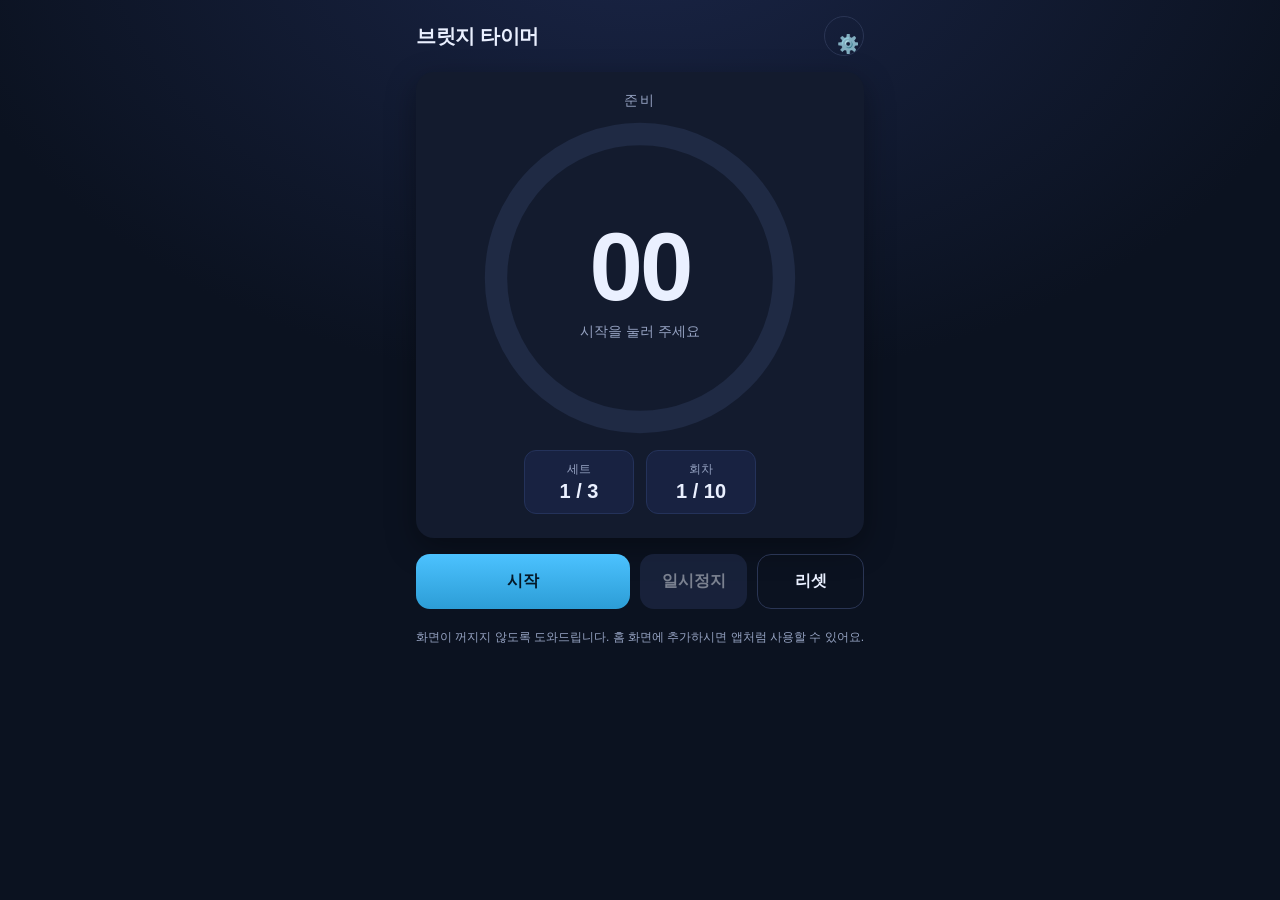
<file: index.html>
<!DOCTYPE html>
<html lang="ko">
<head>
  <meta charset="UTF-8" />
  <meta name="viewport" content="width=device-width, initial-scale=1, viewport-fit=cover" />
  <meta name="theme-color" content="#0b1220" />
  <title>운동 타이머</title>
  <link rel="manifest" href="manifest.webmanifest" />
  <link rel="icon" type="image/svg+xml" href="icon.svg" />
  <link rel="apple-touch-icon" href="icon.svg" />
  <link rel="stylesheet" href="styles.css" />
</head>
<body>
  <main id="app">
    <header class="topbar">
      <h1 id="appTitle">브릿지 타이머</h1>
      <button id="settingsBtn" class="icon-btn" aria-label="설정">⚙️</button>
    </header>

    <section class="stage" aria-live="polite">
      <div class="phase" id="phaseLabel">준비</div>
      <div class="ring" role="timer" aria-label="남은 시간">
        <svg viewBox="0 0 200 200" class="ring-svg" aria-hidden="true">
          <circle class="ring-bg" cx="100" cy="100" r="90"></circle>
          <circle class="ring-fg" cx="100" cy="100" r="90" id="ringFg"></circle>
        </svg>
        <div class="ring-center">
          <div class="time" id="timeLabel">00</div>
          <div class="sub" id="subLabel">시작을 눌러 주세요</div>
        </div>
      </div>

      <div class="counters">
        <div class="counter">
          <div class="counter-label">세트</div>
          <div class="counter-value"><span id="setNow">0</span> / <span id="setTotal">3</span></div>
        </div>
        <div class="counter">
          <div class="counter-label">회차</div>
          <div class="counter-value"><span id="repNow">0</span> / <span id="repTotal">10</span></div>
        </div>
      </div>
    </section>

    <section class="controls">
      <button id="startBtn" class="primary">시작</button>
      <button id="pauseBtn" class="secondary" disabled>일시정지</button>
      <button id="resetBtn" class="ghost">리셋</button>
    </section>

    <p class="hint">
      화면이 꺼지지 않도록 도와드립니다. 홈 화면에 추가하시면 앱처럼 사용할 수 있어요.
    </p>
  </main>

  <!-- 설정 모달 -->
  <dialog id="settingsDialog" class="dialog">
    <form method="dialog" class="settings">
      <h2>설정</h2>

      <fieldset class="group">
        <legend>운동</legend>
        <label class="row">
          <span>운동 종류</span>
          <div class="row-value">
            <select id="exercisePreset">
              <option value="브릿지">브릿지</option>
              <option value="플랭크">플랭크</option>
              <option value="스쿼트">스쿼트</option>
              <option value="런지">런지</option>
              <option value="윗몸일으키기">윗몸일으키기</option>
              <option value="푸시업">푸시업</option>
              <option value="사이드플랭크">사이드플랭크</option>
              <option value="__custom__">직접 입력…</option>
            </select>
          </div>
        </label>
        <label class="row" id="exerciseCustomRow" hidden>
          <span>운동 이름 직접 입력</span>
          <div class="row-value">
            <input type="text" id="exerciseName" maxlength="20" placeholder="예: 벽 스쿼트" />
          </div>
        </label>
      </fieldset>

      <fieldset class="group">
        <legend>세트 구성</legend>

        <label class="row">
          <span>세트 수</span>
          <div class="row-value">
            <input type="range" id="setsRange" min="1" max="10" step="1" />
            <input type="number" id="sets" min="1" max="20" step="1" inputmode="numeric" />
            <span class="unit">세트</span>
          </div>
        </label>

        <label class="row">
          <span>세트당 회수</span>
          <div class="row-value">
            <input type="range" id="repsRange" min="1" max="30" step="1" />
            <input type="number" id="reps" min="1" max="99" step="1" inputmode="numeric" />
            <span class="unit">회</span>
          </div>
        </label>

        <label class="row">
          <span>회당 유지 시간</span>
          <div class="row-value">
            <input type="range" id="bridgeSecRange" min="5" max="120" step="1" />
            <input type="number" id="bridgeSec" min="1" max="600" step="1" inputmode="numeric" />
            <span class="unit">초</span>
          </div>
        </label>

        <label class="row">
          <span>회차 사이 휴식</span>
          <div class="row-value">
            <input type="range" id="restSecRange" min="0" max="60" step="1" />
            <input type="number" id="restSec" min="0" max="600" step="1" inputmode="numeric" />
            <span class="unit">초</span>
          </div>
        </label>

        <label class="row">
          <span>세트 사이 휴식</span>
          <div class="row-value">
            <input type="range" id="breakSecRange" min="0" max="120" step="1" />
            <input type="number" id="breakSec" min="0" max="600" step="1" inputmode="numeric" />
            <span class="unit">초</span>
          </div>
        </label>

        <label class="row">
          <span>준비 카운트다운</span>
          <div class="row-value">
            <input type="range" id="prepareSecRange" min="0" max="15" step="1" />
            <input type="number" id="prepareSec" min="0" max="60" step="1" inputmode="numeric" />
            <span class="unit">초</span>
          </div>
        </label>
      </fieldset>

      <fieldset class="group">
        <legend>음성</legend>

        <label class="row">
          <span>음성 선택</span>
          <div class="row-value">
            <select id="voiceSelect"></select>
          </div>
        </label>

        <label class="row inline">
          <span>한국어 음성만 표시</span>
          <div class="row-value"><input type="checkbox" id="onlyKorean" /></div>
        </label>

        <p class="hint left">
          데스크톱 Chrome에서는 "온라인 (Natural)" 음성이 목록에 나와도 재생되지 않는 경우가 많습니다. 갤럭시에서는 폰에 설치된 삼성 TTS / Google TTS의 한국어 음성들이 모두 사용 가능합니다.
        </p>

        <label class="row">
          <span>말하기 속도</span>
          <div class="row-value">
            <input type="range" id="voiceRateRange" min="0.5" max="1.8" step="0.05" />
            <input type="number" id="voiceRate" min="0.5" max="2" step="0.05" inputmode="decimal" />
            <span class="unit">배</span>
          </div>
        </label>

        <label class="row">
          <span>음성 높이</span>
          <div class="row-value">
            <input type="range" id="voicePitchRange" min="0.5" max="1.8" step="0.05" />
            <input type="number" id="voicePitch" min="0.5" max="2" step="0.05" inputmode="decimal" />
          </div>
        </label>

        <label class="row inline">
          <span>격려 멘트 사용</span>
          <div class="row-value"><input type="checkbox" id="encourage" /></div>
        </label>

        <label class="row inline">
          <span>비프음 사용</span>
          <div class="row-value"><input type="checkbox" id="beeps" /></div>
        </label>

        <div class="row">
          <button type="button" id="voiceTest" class="secondary">음성 테스트</button>
        </div>
      </fieldset>

      <fieldset class="group">
        <legend>멘트 편집 (한 줄에 하나씩)</legend>

        <label class="row">
          <span>브릿지 중 격려</span>
          <div class="row-value">
            <textarea id="msgMid" rows="4" placeholder="한 줄에 하나씩 입력"></textarea>
          </div>
        </label>

        <label class="row">
          <span>절반 지점 격려</span>
          <div class="row-value">
            <textarea id="msgHalf" rows="3"></textarea>
          </div>
        </label>

        <label class="row">
          <span>세트 종료 시</span>
          <div class="row-value">
            <textarea id="msgSetEnd" rows="3"></textarea>
          </div>
        </label>

        <label class="row">
          <span>운동 시작 안내</span>
          <div class="row-value">
            <input type="text" id="msgStart" placeholder="예: {sets}세트 {reps}회 {exercise}를 시작합니다. 준비하세요." />
          </div>
        </label>

        <label class="row">
          <span>회 시작 안내</span>
          <div class="row-value">
            <input type="text" id="msgRepStart" placeholder="예: {set}세트 {rep}회, 시작." />
          </div>
        </label>

        <label class="row">
          <span>회 종료 안내</span>
          <div class="row-value">
            <input type="text" id="msgRepEnd" placeholder="예: {rep}회 완료. 잠시 쉬세요." />
          </div>
        </label>

        <label class="row">
          <span>운동 완료 안내</span>
          <div class="row-value">
            <input type="text" id="msgDone" placeholder="예: 모든 세트를 마쳤습니다. 수고하셨어요." />
          </div>
        </label>

        <p class="hint left">치환 변수: <code>{exercise}</code> <code>{set}</code> <code>{sets}</code> <code>{rep}</code> <code>{reps}</code> <code>{sec}</code></p>
      </fieldset>

      <div class="row footer-row">
        <button type="button" id="resetDefaults" class="ghost">기본값 복원</button>
        <button value="close" class="primary">닫기</button>
      </div>
    </form>
  </dialog>

  <script src="app.js"></script>
</body>
</html>
</file>
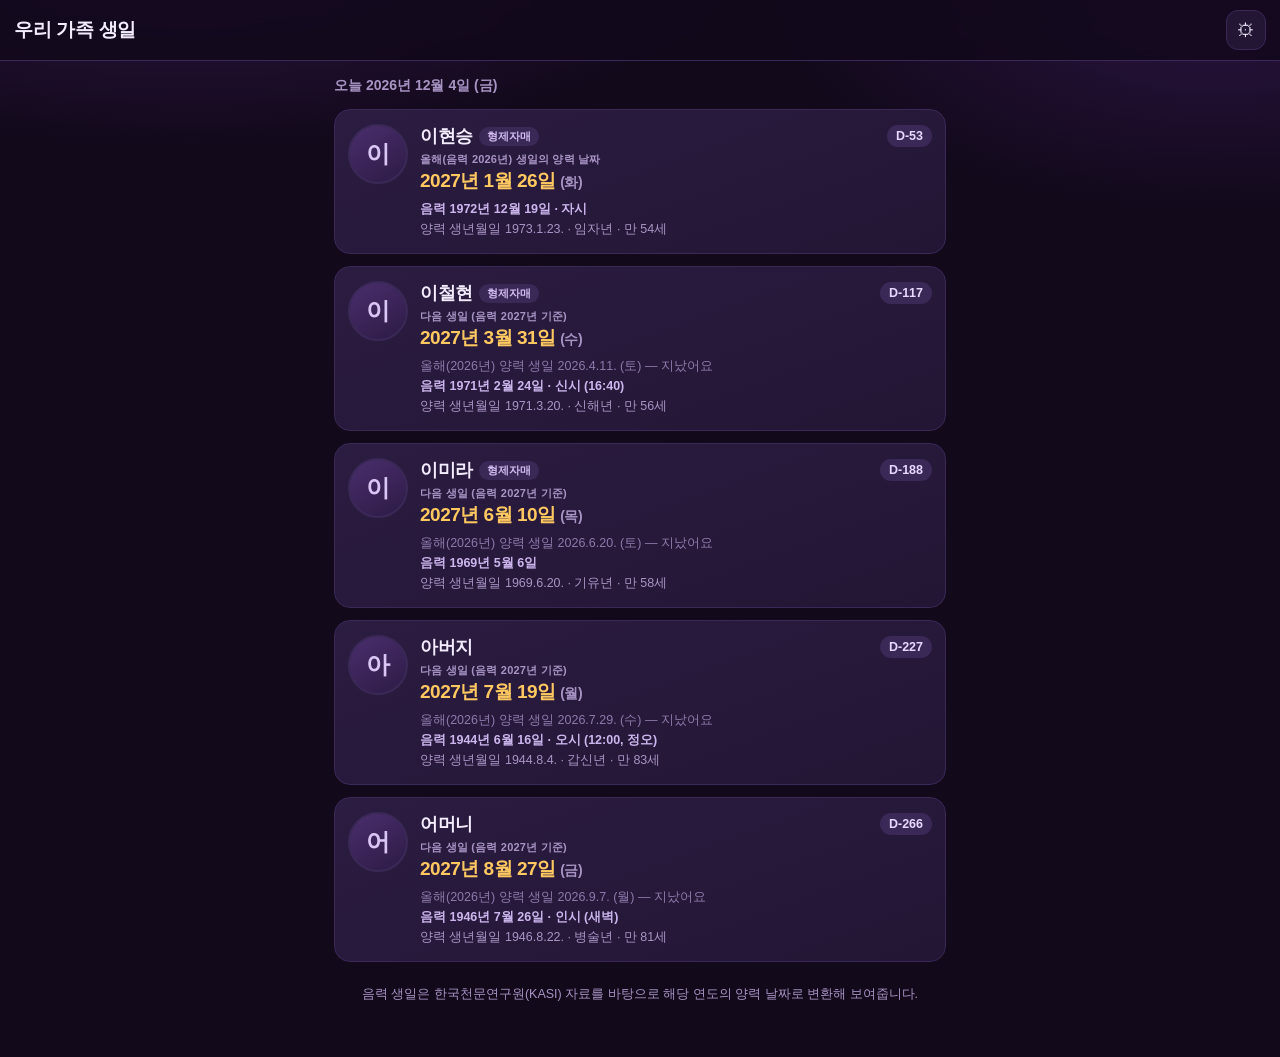
<file: birthday/index.html>
<!DOCTYPE html>
<html lang="ko">
<head>
<meta charset="utf-8" />
<meta name="viewport" content="width=device-width, initial-scale=1, viewport-fit=cover" />
<meta name="theme-color" content="#12091b" />
<title>우리 가족 생일</title>
<link rel="manifest" href="./manifest.webmanifest" />
<link rel="icon" href="./icon.svg" type="image/svg+xml" />
<link rel="apple-touch-icon" href="./icon.svg" />
<meta name="apple-mobile-web-app-capable" content="yes" />
<meta name="apple-mobile-web-app-title" content="가족 생일" />
<link rel="stylesheet" href="./styles.css" />
</head>
<body>

<header class="topbar">
  <button id="btn-back" class="icon-btn" hidden aria-label="뒤로">←</button>
  <h1 id="title">우리 가족 생일</h1>
  <button id="btn-settings" class="icon-btn" aria-label="설정">⚙︎</button>
</header>

<!-- ── 기본 화면 ───────────────────────────────────────── -->
<main id="view-home" class="view">
  <p id="today" class="today"></p>
  <div id="cards" class="cards"></div>
  <p id="empty" class="empty" hidden>구성원이 없습니다. 설정에서 추가해 주세요.</p>
  <p class="foot-note">음력 생일은 한국천문연구원(KASI) 자료를 바탕으로 해당 연도의 양력 날짜로 변환해 보여줍니다.</p>
</main>

<!-- ── 설정 화면 ───────────────────────────────────────── -->
<main id="view-settings" class="view" hidden>

  <section class="card">
    <h2>구성원</h2>
    <div id="member-list" class="member-list"></div>
    <button id="btn-add" class="btn btn-primary wide">+ 구성원 추가</button>
  </section>

  <section class="card">
    <h2>생일 알림</h2>

    <label class="row switch-row">
      <span>알림 사용</span>
      <input type="checkbox" id="alarm-enabled" class="switch" />
    </label>
    <p id="perm-note" class="hint"></p>

    <label class="row">
      <span>알림 기준 시각</span>
      <input type="time" id="alarm-time" />
    </label>
    <p class="hint">아래 “○○ 전”은 모두 <b>생일 당일 이 시각</b>을 기준으로 계산합니다.</p>

    <div class="field">
      <span class="field-label">미리 알림</span>
      <div class="chips" id="offset-chips">
        <label class="chip"><input type="checkbox" data-offset="month" /><span>한 달 전</span></label>
        <label class="chip"><input type="checkbox" data-offset="week" /><span>1주일 전</span></label>
        <label class="chip"><input type="checkbox" data-offset="day" /><span>하루 전</span></label>
        <label class="chip"><input type="checkbox" data-offset="hour" /><span>1시간 전</span></label>
        <label class="chip"><input type="checkbox" data-offset="sameday" /><span>당일</span></label>
        <label class="chip"><input type="checkbox" data-offset="custom" /><span>직접 설정</span></label>
      </div>
    </div>

    <div class="row" id="custom-row" hidden>
      <span>직접 설정</span>
      <span class="inline">
        <input type="number" id="custom-value" min="1" max="365" step="1" />
        <select id="custom-unit">
          <option value="day">일 전</option>
          <option value="hour">시간 전</option>
          <option value="minute">분 전</option>
        </select>
      </span>
    </div>

    <label class="row">
      <span>알림음</span>
      <span class="inline">
        <select id="alarm-sound">
          <option value="birthday">생일 축하 멜로디</option>
          <option value="chime">딩동 차임</option>
          <option value="bell">종소리</option>
          <option value="marimba">마림바</option>
          <option value="beep">전자음</option>
          <option value="none">무음</option>
        </select>
        <button id="btn-preview" class="btn btn-ghost">미리듣기</button>
      </span>
    </label>

    <label class="row switch-row">
      <span>진동</span>
      <input type="checkbox" id="alarm-vibrate" class="switch" />
    </label>

    <div class="notice">
      <b>휴대폰에서 확실하게 알림을 받으려면</b><br />
      웹 앱은 완전히 종료된 상태에서는 알림을 울리지 못할 수 있습니다.
      아래 “캘린더에 등록”으로 <code>.ics</code> 파일을 내려받아 휴대폰 캘린더에 넣어 두면
      앱을 켜지 않아도 기기 자체 알림이 울립니다.
    </div>
    <button id="btn-ics" class="btn wide">📅 캘린더에 등록 (.ics 내려받기)</button>

    <p id="next-alarm" class="hint"></p>
  </section>

  <section class="card">
    <h2>데이터</h2>
    <div class="btn-row">
      <button id="btn-export" class="btn">백업 파일 저장</button>
      <button id="btn-import" class="btn">백업 불러오기</button>
      <button id="btn-reset" class="btn btn-danger">기본값으로 초기화</button>
    </div>
    <input type="file" id="import-file" accept="application/json,.json" hidden />
    <p class="hint">모든 정보는 이 휴대폰 안에만 저장됩니다. 앱 데이터를 지우면 함께 사라지니 가끔 백업해 두세요.</p>
  </section>

</main>

<!-- ── 구성원 편집 시트 ────────────────────────────────── -->
<div id="sheet" class="sheet" hidden>
  <div class="sheet-inner">
    <div class="sheet-head">
      <h2 id="sheet-title">구성원 편집</h2>
      <button id="sheet-close" class="icon-btn" aria-label="닫기">✕</button>
    </div>

    <div class="photo-edit">
      <div id="photo-preview" class="avatar avatar-lg"></div>
      <div class="btn-row">
        <button id="btn-photo" class="btn">사진 선택</button>
        <button id="btn-photo-del" class="btn btn-ghost">사진 삭제</button>
      </div>
      <input type="file" id="photo-file" accept="image/*" hidden />
    </div>

    <label class="row"><span>이름</span><input type="text" id="f-name" maxlength="20" placeholder="예: 이현승" /></label>
    <label class="row"><span>관계</span>
      <input type="text" id="f-relation" maxlength="20" list="relations" placeholder="예: 아버지" />
      <datalist id="relations">
        <option value="아버지"></option><option value="어머니"></option>
        <option value="형제자매"></option><option value="배우자"></option>
        <option value="아들"></option><option value="딸"></option>
        <option value="할아버지"></option><option value="할머니"></option>
        <option value="가족"></option>
      </datalist>
    </label>

    <div class="field">
      <span class="field-label">생일 기준</span>
      <div class="seg">
        <label><input type="radio" name="cal" value="lunar" /><span>음력</span></label>
        <label><input type="radio" name="cal" value="solar" /><span>양력</span></label>
      </div>
    </div>

    <div class="field">
      <span class="field-label">생년월일</span>
      <div class="ymd">
        <input type="number" id="f-year" min="1900" max="2050" step="1" inputmode="numeric" /><span class="unit">년</span>
        <select id="f-month"></select>
        <input type="number" id="f-day" min="1" max="30" step="1" inputmode="numeric" /><span class="unit">일</span>
      </div>
      <label class="check" id="leap-wrap"><input type="checkbox" id="f-leap" /><span>윤달</span></label>
    </div>

    <div class="field">
      <span class="field-label">태어난 시각 <em>(선택)</em></span>
      <div class="inline">
        <select id="f-branch"></select>
        <input type="time" id="f-time" />
      </div>
    </div>

    <label class="row switch-row"><span>이 구성원 알림 받기</span><input type="checkbox" id="f-alarm" class="switch" /></label>

    <p id="f-preview" class="preview"></p>
    <p id="f-error" class="error" hidden></p>

    <div class="sheet-actions">
      <button id="f-delete" class="btn btn-danger">삭제</button>
      <button id="f-save" class="btn btn-primary">저장</button>
    </div>
  </div>
</div>

<div id="toast" class="toast" hidden></div>

<script src="./lunar.js"></script>
<script src="./app.js"></script>
</body>
</html>
</file>
<file: styles.css>
:root {
  --bg: #0b1220;
  --bg-elev: #131b2e;
  --fg: #eaf0ff;
  --muted: #96a3c2;
  --accent: #4cc2ff;
  --accent-2: #7c5cff;
  --ok: #34d399;
  --warn: #fbbf24;
  --danger: #ef4444;
  --ring-bg: #1f2a44;
  --radius: 18px;
  --safe-top: env(safe-area-inset-top, 0px);
  --safe-bottom: env(safe-area-inset-bottom, 0px);
}

* { box-sizing: border-box; }
html, body { margin: 0; padding: 0; }
html { -webkit-text-size-adjust: 100%; }
body {
  background: radial-gradient(1200px 800px at 50% -10%, #1a2547 0%, #0b1220 60%) fixed;
  color: var(--fg);
  font-family: -apple-system, BlinkMacSystemFont, "Apple SD Gothic Neo",
               "Noto Sans KR", "Malgun Gothic", "Segoe UI", Roboto, Arial, sans-serif;
  min-height: 100dvh;
  overscroll-behavior: none;
  touch-action: manipulation;
}

#app {
  max-width: 480px;
  margin: 0 auto;
  padding: calc(var(--safe-top) + 16px) 16px calc(var(--safe-bottom) + 24px);
  display: flex;
  flex-direction: column;
  gap: 16px;
  min-height: 100dvh;
}

.topbar {
  display: flex;
  justify-content: space-between;
  align-items: center;
}
.topbar h1 {
  font-size: 20px;
  margin: 0;
  letter-spacing: -0.02em;
  font-weight: 700;
}
.icon-btn {
  background: transparent;
  color: var(--fg);
  border: 1px solid #2a3554;
  border-radius: 999px;
  width: 40px; height: 40px;
  font-size: 18px;
  cursor: pointer;
}

.stage {
  background: var(--bg-elev);
  border-radius: var(--radius);
  padding: 20px 16px 24px;
  text-align: center;
  box-shadow: 0 10px 30px rgba(0,0,0,0.35);
  transition: background 0.35s ease;
}

.phase {
  font-size: 14px;
  letter-spacing: 0.15em;
  color: var(--muted);
  text-transform: uppercase;
  margin-bottom: 8px;
}

.ring {
  position: relative;
  width: min(78vw, 320px);
  aspect-ratio: 1 / 1;
  margin: 6px auto 8px;
}
.ring-svg { width: 100%; height: 100%; transform: rotate(-90deg); }
.ring-bg { fill: none; stroke: var(--ring-bg); stroke-width: 14; }
.ring-fg {
  fill: none;
  stroke: var(--accent);
  stroke-width: 14;
  stroke-linecap: round;
  stroke-dasharray: 565.48;
  stroke-dashoffset: 0;
  transition: stroke-dashoffset 0.9s linear, stroke 0.3s ease;
  filter: drop-shadow(0 0 8px rgba(76,194,255,0.35));
}
.ring-center {
  position: absolute; inset: 0;
  display: flex; align-items: center; justify-content: center;
  flex-direction: column;
  pointer-events: none;
}
.time {
  font-size: clamp(56px, 18vw, 96px);
  font-weight: 800;
  font-variant-numeric: tabular-nums;
  letter-spacing: -0.03em;
  line-height: 1;
}
.sub {
  margin-top: 8px;
  color: var(--muted);
  font-size: 14px;
  min-height: 1.2em;
  padding: 0 12px;
}

.counters {
  display: flex;
  gap: 12px;
  justify-content: center;
  margin-top: 8px;
}
.counter {
  background: #182241;
  border: 1px solid #24325a;
  padding: 10px 14px;
  border-radius: 12px;
  min-width: 110px;
}
.counter-label { font-size: 12px; color: var(--muted); }
.counter-value { font-size: 20px; font-weight: 700; margin-top: 2px; font-variant-numeric: tabular-nums; }

.controls {
  display: grid;
  grid-template-columns: 2fr 1fr 1fr;
  gap: 10px;
}
button {
  font: inherit;
  border: 0;
  border-radius: 14px;
  padding: 16px 12px;
  font-weight: 700;
  cursor: pointer;
  transition: transform 0.05s ease, background 0.2s ease, opacity 0.2s ease;
}
button:active { transform: scale(0.98); }
button:disabled { opacity: 0.5; cursor: not-allowed; }
.primary {
  background: linear-gradient(180deg, var(--accent) 0%, #2c9dd6 100%);
  color: #041827;
}
.secondary { background: #253154; color: var(--fg); }
.ghost { background: transparent; color: var(--fg); border: 1px solid #2a3554; }

.hint { color: var(--muted); font-size: 12px; text-align: center; margin: 4px 0 0; }
.hint.left { text-align: left; }
.hint code { background: #172142; padding: 1px 6px; border-radius: 6px; color: #cfe0ff; margin-right: 4px; font-size: 11px; }

/* Phase color hints */
.stage.phase-bridge .ring-fg { stroke: var(--warn); filter: drop-shadow(0 0 8px rgba(251,191,36,0.35)); }
.stage.phase-rest .ring-fg { stroke: var(--ok); filter: drop-shadow(0 0 8px rgba(52,211,153,0.35)); }
.stage.phase-break .ring-fg { stroke: var(--accent-2); filter: drop-shadow(0 0 8px rgba(124,92,255,0.35)); }
.stage.phase-prepare .ring-fg { stroke: var(--accent); }
.stage.phase-done .ring-fg { stroke: var(--ok); }
.stage.phase-bridge { background: linear-gradient(180deg, #1a1f2c 0%, #2a1f10 260%); }
.stage.phase-rest   { background: linear-gradient(180deg, #131f24 0%, #0f2b23 260%); }
.stage.phase-break  { background: linear-gradient(180deg, #171833 0%, #251d3a 260%); }

/* Dialog */
.dialog {
  border: 0;
  border-radius: 20px;
  padding: 0;
  background: var(--bg-elev);
  color: var(--fg);
  max-width: 480px;
  width: 94vw;
  max-height: 90dvh;
  overflow: auto;
}
.dialog::backdrop { background: rgba(0,0,0,0.55); backdrop-filter: blur(4px); }
.settings {
  display: flex; flex-direction: column; gap: 14px;
  padding: 18px 16px;
}
.settings h2 { margin: 0 0 4px; font-size: 18px; }

.group {
  border: 1px solid #24325a;
  border-radius: 14px;
  padding: 12px 14px 14px;
  margin: 0;
  display: flex; flex-direction: column; gap: 12px;
}
.group legend {
  padding: 0 6px;
  color: var(--muted);
  font-size: 12px;
  letter-spacing: 0.08em;
  text-transform: uppercase;
}

.row {
  display: flex; flex-direction: column; gap: 6px;
}
.row.inline {
  flex-direction: row;
  align-items: center;
  justify-content: space-between;
}
.row > span { color: var(--muted); font-size: 13px; }
.row-value {
  display: flex; align-items: center; gap: 8px;
  flex-wrap: nowrap;
}
.row-value input[type="range"] { flex: 1; min-width: 0; accent-color: var(--accent); }
.row-value .unit { color: var(--muted); font-size: 13px; }
.row-value input[type="number"] {
  width: 70px;
  background: #101a35;
  color: var(--fg);
  border: 1px solid #2a3554;
  padding: 8px 10px;
  border-radius: 10px;
  font: inherit;
  text-align: right;
  font-variant-numeric: tabular-nums;
}
.row-value input[type="text"],
.row-value textarea,
.row-value select {
  flex: 1;
  background: #101a35;
  color: var(--fg);
  border: 1px solid #2a3554;
  padding: 10px;
  border-radius: 10px;
  font: inherit;
  min-width: 0;
}
.row-value textarea { resize: vertical; min-height: 60px; line-height: 1.4; }
.row-value input[type="checkbox"] { width: 22px; height: 22px; accent-color: var(--accent); }

.footer-row {
  flex-direction: row;
  justify-content: space-between;
  gap: 10px;
}

/* Emphasis when time is low */
.time.low { color: var(--warn); }
.time.critical { color: var(--danger); animation: pulse 0.6s ease infinite alternate; }
@keyframes pulse {
  from { transform: scale(1); }
  to   { transform: scale(1.05); }
}
</file>
<file: birthday/styles.css>
:root {
  --bg: #12091b;
  --bg-2: #1b1029;
  --card: #221634;
  --card-2: #2b1c41;
  --line: #3a2857;
  --text: #f3ecff;
  --muted: #a894c4;
  --accent: #ff77b0;
  --accent-2: #ffc861;
  --ok: #7ee0a8;
  --danger: #ff7d7d;
  --radius: 16px;
}

* { box-sizing: border-box; }

/* display 를 지정한 요소에도 hidden 속성이 확실히 먹도록 */
[hidden] { display: none !important; }

html, body {
  margin: 0;
  padding: 0;
  background: var(--bg);
  color: var(--text);
  font-family: -apple-system, BlinkMacSystemFont, "Apple SD Gothic Neo", "Noto Sans KR",
    "Malgun Gothic", Roboto, "Helvetica Neue", sans-serif;
  -webkit-text-size-adjust: 100%;
}

body {
  min-height: 100vh;
  padding-bottom: env(safe-area-inset-bottom);
  background:
    radial-gradient(1000px 420px at 15% -10%, #35194d 0%, transparent 60%),
    radial-gradient(800px 380px at 95% 0%, #2a1440 0%, transparent 55%),
    var(--bg);
}

/* ── 상단 바 ── */
.topbar {
  position: sticky;
  top: 0;
  z-index: 20;
  display: flex;
  align-items: center;
  gap: 8px;
  padding: calc(10px + env(safe-area-inset-top)) 14px 10px;
  background: rgba(18, 9, 27, 0.86);
  backdrop-filter: blur(10px);
  border-bottom: 1px solid var(--line);
}
.topbar h1 {
  flex: 1;
  margin: 0;
  font-size: 19px;
  font-weight: 800;
  letter-spacing: -0.3px;
}
.icon-btn {
  min-width: 40px;
  height: 40px;
  border: 1px solid var(--line);
  border-radius: 12px;
  background: var(--card);
  color: var(--text);
  font-size: 18px;
  line-height: 1;
  cursor: pointer;
}
.icon-btn:active { transform: scale(0.96); }

.view { padding: 14px 14px 40px; max-width: 640px; margin: 0 auto; }

.today {
  margin: 2px 0 14px;
  color: var(--muted);
  font-size: 14px;
  font-weight: 600;
}

/* ── 생일 카드 ── */
.cards { display: grid; gap: 12px; }

.bcard {
  position: relative;
  display: grid;
  grid-template-columns: 60px 1fr;
  gap: 12px;
  padding: 14px 13px;
  word-break: keep-all;
  overflow-wrap: anywhere;
  border: 1px solid var(--line);
  border-radius: var(--radius);
  background: linear-gradient(160deg, var(--card-2), var(--card));
  overflow: hidden;
}
.bcard.is-today {
  border-color: var(--accent);
  box-shadow: 0 0 0 1px var(--accent), 0 8px 26px rgba(255, 119, 176, 0.22);
}
.bcard.is-soon { border-color: #6b4a93; }

.avatar {
  width: 60px;
  height: 60px;
  border-radius: 50%;
  background: linear-gradient(150deg, #4a2e6d, #2d1b45);
  border: 2px solid var(--line);
  display: flex;
  align-items: center;
  justify-content: center;
  font-size: 24px;
  font-weight: 800;
  color: #d9c6f5;
  background-size: cover;
  background-position: center;
  flex: none;
  overflow: hidden;
}
.avatar-lg { width: 96px; height: 96px; font-size: 34px; margin: 0 auto; }

.bcard-body { min-width: 0; }

.bcard-name {
  display: flex;
  align-items: center;
  gap: 6px;
  flex-wrap: wrap;
  margin-bottom: 4px;
}
.bcard-name b { font-size: 17.5px; font-weight: 800; letter-spacing: -0.3px; }
.rel {
  font-size: 11px;
  font-weight: 700;
  color: #d3bdf2;
  background: #3a2857;
  border-radius: 999px;
  padding: 2px 8px;
}

.bcard-label { font-size: 11px; color: var(--muted); font-weight: 700; letter-spacing: 0.2px; }
.bcard-date {
  font-size: 19px;
  font-weight: 800;
  letter-spacing: -0.5px;
  color: var(--accent-2);
  margin: 1px 0 2px;
}
.bcard-date .dow { font-size: 14px; color: var(--muted); font-weight: 700; }

.bcard-sub { font-size: 12.5px; color: var(--muted); margin-top: 5px; line-height: 1.6; }
.bcard-sub b { color: #cdb6ee; font-weight: 700; }
.passed { color: #8d7aab; }

.dday {
  margin-left: auto;
  font-size: 12.5px;
  font-weight: 800;
  padding: 4px 9px;
  border-radius: 999px;
  background: #3a2857;
  color: #e7d9ff;
  white-space: nowrap;
  flex: none;
}
.dday.today { background: var(--accent); color: #2a0b1b; }
.dday.soon { background: var(--accent-2); color: #3a2600; }

.bell-off { font-size: 11px; color: #8d7aab; }

.empty, .foot-note {
  color: var(--muted);
  font-size: 12.5px;
  text-align: center;
  margin-top: 22px;
  line-height: 1.6;
}

/* ── 설정 ── */
.card {
  border: 1px solid var(--line);
  border-radius: var(--radius);
  background: var(--card);
  padding: 14px;
  margin-bottom: 14px;
}
.card h2 { margin: 0 0 12px; font-size: 15px; font-weight: 800; color: #e9dcff; }

.row {
  display: flex;
  align-items: center;
  justify-content: space-between;
  gap: 10px;
  padding: 9px 0;
  border-bottom: 1px dashed rgba(58, 40, 87, 0.75);
  font-size: 14px;
}
.row:last-of-type { border-bottom: 0; }
.row > span:first-child { color: #dccdf5; font-weight: 600; flex: none; }
.inline { display: flex; align-items: center; gap: 6px; flex-wrap: wrap; justify-content: flex-end; }

input[type="text"], input[type="number"], input[type="time"], select {
  background: var(--bg-2);
  color: var(--text);
  border: 1px solid var(--line);
  border-radius: 10px;
  padding: 9px 10px;
  font-size: 15px;
  font-family: inherit;
  min-width: 0;
}
input[type="text"] { flex: 1; max-width: 62%; }
#alarm-sound { flex: 1; min-width: 0; }
.row .inline { flex: 1; flex-wrap: nowrap; }
.row .inline .btn { flex: none; padding: 9px 11px; font-size: 13.5px; }
input[type="number"] { width: 78px; text-align: center; }
select { max-width: 100%; }

.switch { width: 46px; height: 27px; appearance: none; -webkit-appearance: none;
  background: #3a2857; border-radius: 999px; position: relative; cursor: pointer;
  border: 0; flex: none; transition: background 0.15s; }
.switch::after { content: ""; position: absolute; top: 3px; left: 3px; width: 21px; height: 21px;
  border-radius: 50%; background: #d9c6f5; transition: transform 0.15s; }
.switch:checked { background: var(--accent); }
.switch:checked::after { transform: translateX(19px); background: #fff; }

.field { padding: 10px 0; border-bottom: 1px dashed rgba(58, 40, 87, 0.75); }
.field:last-child { border-bottom: 0; }
.field-label { display: block; font-size: 13px; font-weight: 700; color: #dccdf5; margin-bottom: 8px; }
.field-label em { font-style: normal; color: var(--muted); font-weight: 500; }

.chips { display: flex; flex-wrap: wrap; gap: 8px; }
.chip input { display: none; }
.chip span {
  display: inline-block;
  padding: 8px 13px;
  border-radius: 999px;
  border: 1px solid var(--line);
  background: var(--bg-2);
  color: #cbb8e8;
  font-size: 13.5px;
  font-weight: 700;
  cursor: pointer;
}
.chip input:checked + span { background: var(--accent); border-color: var(--accent); color: #2a0b1b; }

.seg { display: flex; gap: 8px; }
.seg label { flex: 1; }
.seg input { display: none; }
.seg span {
  display: block;
  text-align: center;
  padding: 10px;
  border-radius: 12px;
  border: 1px solid var(--line);
  background: var(--bg-2);
  color: #cbb8e8;
  font-weight: 700;
  font-size: 14.5px;
  cursor: pointer;
}
.seg input:checked + span { background: var(--accent); border-color: var(--accent); color: #2a0b1b; }

.field > .inline { justify-content: flex-start; }
.field > .inline #f-branch { flex: 1; min-width: 0; }
.field > .inline #f-time { width: 120px; flex: none; }

.ymd { display: flex; align-items: center; gap: 6px; flex-wrap: wrap; }
.ymd input[type="number"] { width: 84px; }
.ymd .unit { color: var(--muted); font-size: 13px; }
.check { display: inline-flex; align-items: center; gap: 7px; margin-top: 10px; font-size: 14px; color: #dccdf5; }
.check input { width: 18px; height: 18px; accent-color: var(--accent); }

.btn {
  border: 1px solid var(--line);
  background: var(--card-2);
  color: var(--text);
  border-radius: 12px;
  padding: 11px 14px;
  font-size: 14.5px;
  font-weight: 700;
  font-family: inherit;
  cursor: pointer;
}
.btn:active { transform: scale(0.98); }
.btn-primary { background: var(--accent); border-color: var(--accent); color: #2a0b1b; }
.btn-danger { background: transparent; border-color: #6b3a52; color: var(--danger); }
.btn-ghost { background: transparent; color: #cbb8e8; }
.wide { width: 100%; margin-top: 12px; }
.btn-row { display: flex; gap: 8px; flex-wrap: wrap; }
.btn-row .btn { flex: 1; min-width: 120px; }

.hint { color: var(--muted); font-size: 12px; line-height: 1.6; margin: 8px 0 0; }
.notice {
  margin-top: 14px;
  padding: 11px 12px;
  border-radius: 12px;
  background: rgba(255, 200, 97, 0.09);
  border: 1px solid rgba(255, 200, 97, 0.3);
  color: #f0dcb4;
  font-size: 12.5px;
  line-height: 1.65;
}
.notice code { background: rgba(0, 0, 0, 0.3); padding: 1px 5px; border-radius: 5px; }

/* ── 구성원 목록 ── */
.member-list { display: grid; gap: 8px; }
.member-row {
  display: flex;
  align-items: center;
  gap: 11px;
  padding: 9px;
  border: 1px solid var(--line);
  border-radius: 12px;
  background: var(--bg-2);
  cursor: pointer;
  text-align: left;
  width: 100%;
  color: inherit;
  font-family: inherit;
}
.member-row .avatar { width: 44px; height: 44px; font-size: 17px; }
.member-row > span { min-width: 0; }
.member-row .m-name { display: block; font-size: 15px; font-weight: 700; }
.member-row .m-sub { display: block; font-size: 12px; color: var(--muted); margin-top: 3px; line-height: 1.45; }
.member-row .arrow { margin-left: auto; color: var(--muted); font-size: 18px; }

/* ── 편집 시트 ── */
.sheet {
  position: fixed;
  inset: 0;
  z-index: 50;
  background: rgba(6, 3, 10, 0.65);
  display: flex;
  align-items: flex-end;
  justify-content: center;
}
.sheet-inner {
  width: 100%;
  max-width: 640px;
  max-height: 92vh;
  overflow-y: auto;
  background: var(--bg-2);
  border-radius: 20px 20px 0 0;
  border-top: 1px solid var(--line);
  padding: 14px 14px calc(18px + env(safe-area-inset-bottom));
  -webkit-overflow-scrolling: touch;
}
.sheet-head { display: flex; align-items: center; gap: 10px; margin-bottom: 12px; }
.sheet-head h2 { flex: 1; margin: 0; font-size: 17px; font-weight: 800; }
.photo-edit { display: grid; gap: 10px; justify-items: center; padding: 6px 0 14px; }
.photo-edit .btn-row { width: 100%; max-width: 300px; }

.preview {
  white-space: pre-line;
  margin: 14px 0 0;
  padding: 11px 12px;
  border-radius: 12px;
  background: rgba(126, 224, 168, 0.09);
  border: 1px solid rgba(126, 224, 168, 0.28);
  color: #c9f0da;
  font-size: 13px;
  line-height: 1.65;
}
.error {
  margin: 10px 0 0;
  color: var(--danger);
  font-size: 13px;
  font-weight: 600;
}
.sheet-actions { display: flex; gap: 10px; margin-top: 16px; }
.sheet-actions .btn { flex: 1; padding: 13px; }
.sheet-actions .btn-primary { flex: 2; }

/* ── 토스트 ── */
.toast {
  position: fixed;
  left: 50%;
  bottom: calc(24px + env(safe-area-inset-bottom));
  transform: translateX(-50%);
  z-index: 90;
  background: #362148;
  border: 1px solid var(--line);
  color: var(--text);
  padding: 11px 16px;
  border-radius: 999px;
  font-size: 13.5px;
  font-weight: 600;
  box-shadow: 0 8px 24px rgba(0, 0, 0, 0.45);
  max-width: 88vw;
  text-align: center;
}

@media (prefers-reduced-motion: reduce) {
  * { transition: none !important; }
}
</file>
